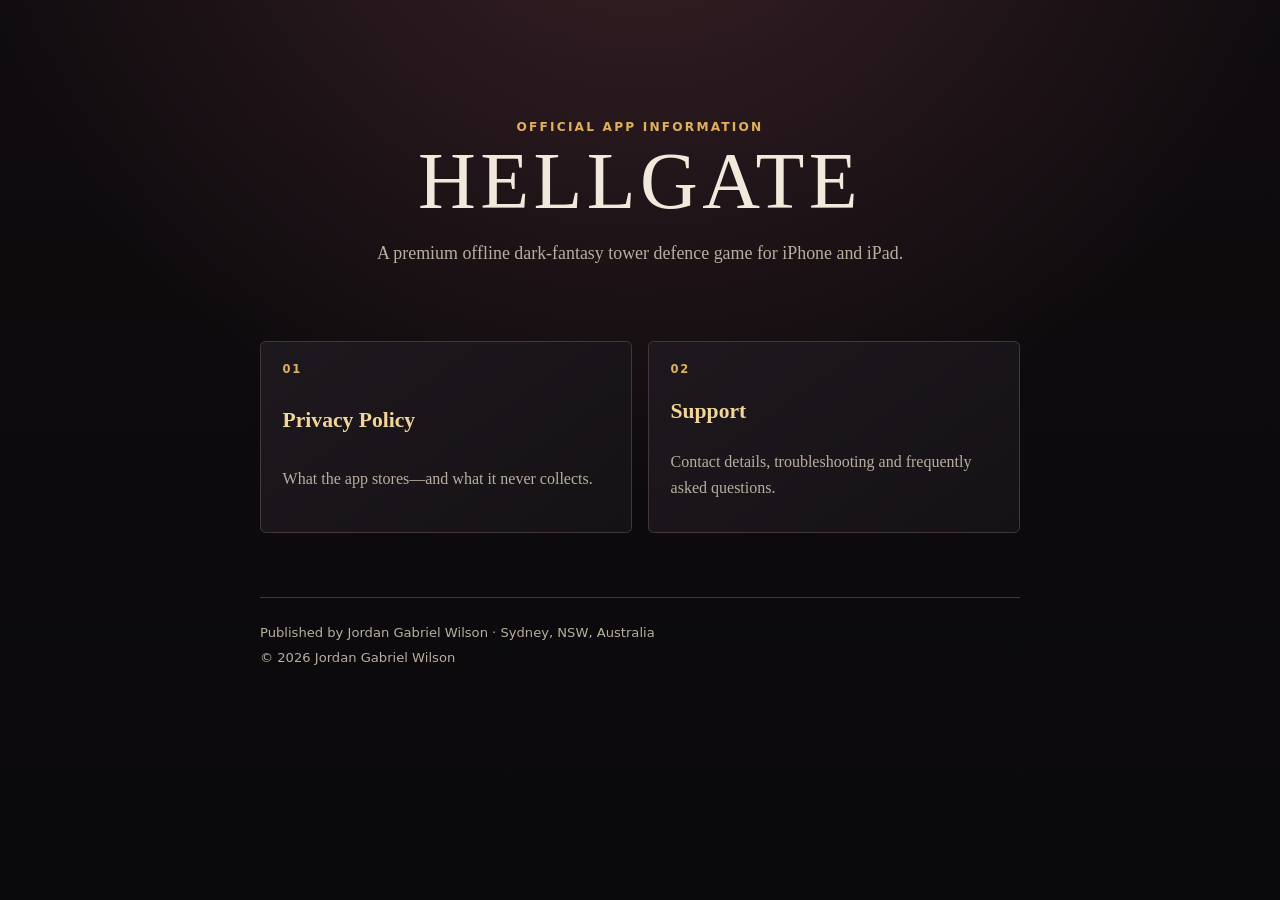
<file: index.html>
<!doctype html>
<html lang="en-AU">
<head>
  <meta charset="utf-8">
  <meta name="viewport" content="width=device-width, initial-scale=1">
  <meta name="referrer" content="no-referrer">
  <meta http-equiv="Content-Security-Policy" content="default-src 'none'; style-src 'self'; img-src 'self'; base-uri 'none'; form-action 'none'; frame-ancestors 'none'">
  <title>HELLGATE — Support and Privacy</title>
  <meta name="description" content="Official support and privacy information for HELLGATE on iPhone and iPad.">
  <link rel="stylesheet" href="styles.css">
</head>
<body>
  <main class="shell">
    <header class="hero">
      <p class="eyebrow">Official app information</p>
      <h1>HELLGATE</h1>
      <p class="lede">A premium offline dark-fantasy tower defence game for iPhone and iPad.</p>
    </header>
    <nav class="cards" aria-label="HELLGATE information">
      <a class="card" href="privacy.html">
        <span class="number">01</span>
        <strong>Privacy Policy</strong>
        <span>What the app stores—and what it never collects.</span>
      </a>
      <a class="card" href="support.html">
        <span class="number">02</span>
        <strong>Support</strong>
        <span>Contact details, troubleshooting and frequently asked questions.</span>
      </a>
    </nav>
    <footer>
      <p>Published by Jordan Gabriel Wilson · Sydney, NSW, Australia</p>
      <p>© 2026 Jordan Gabriel Wilson</p>
    </footer>
  </main>
</body>
</html>
</file>
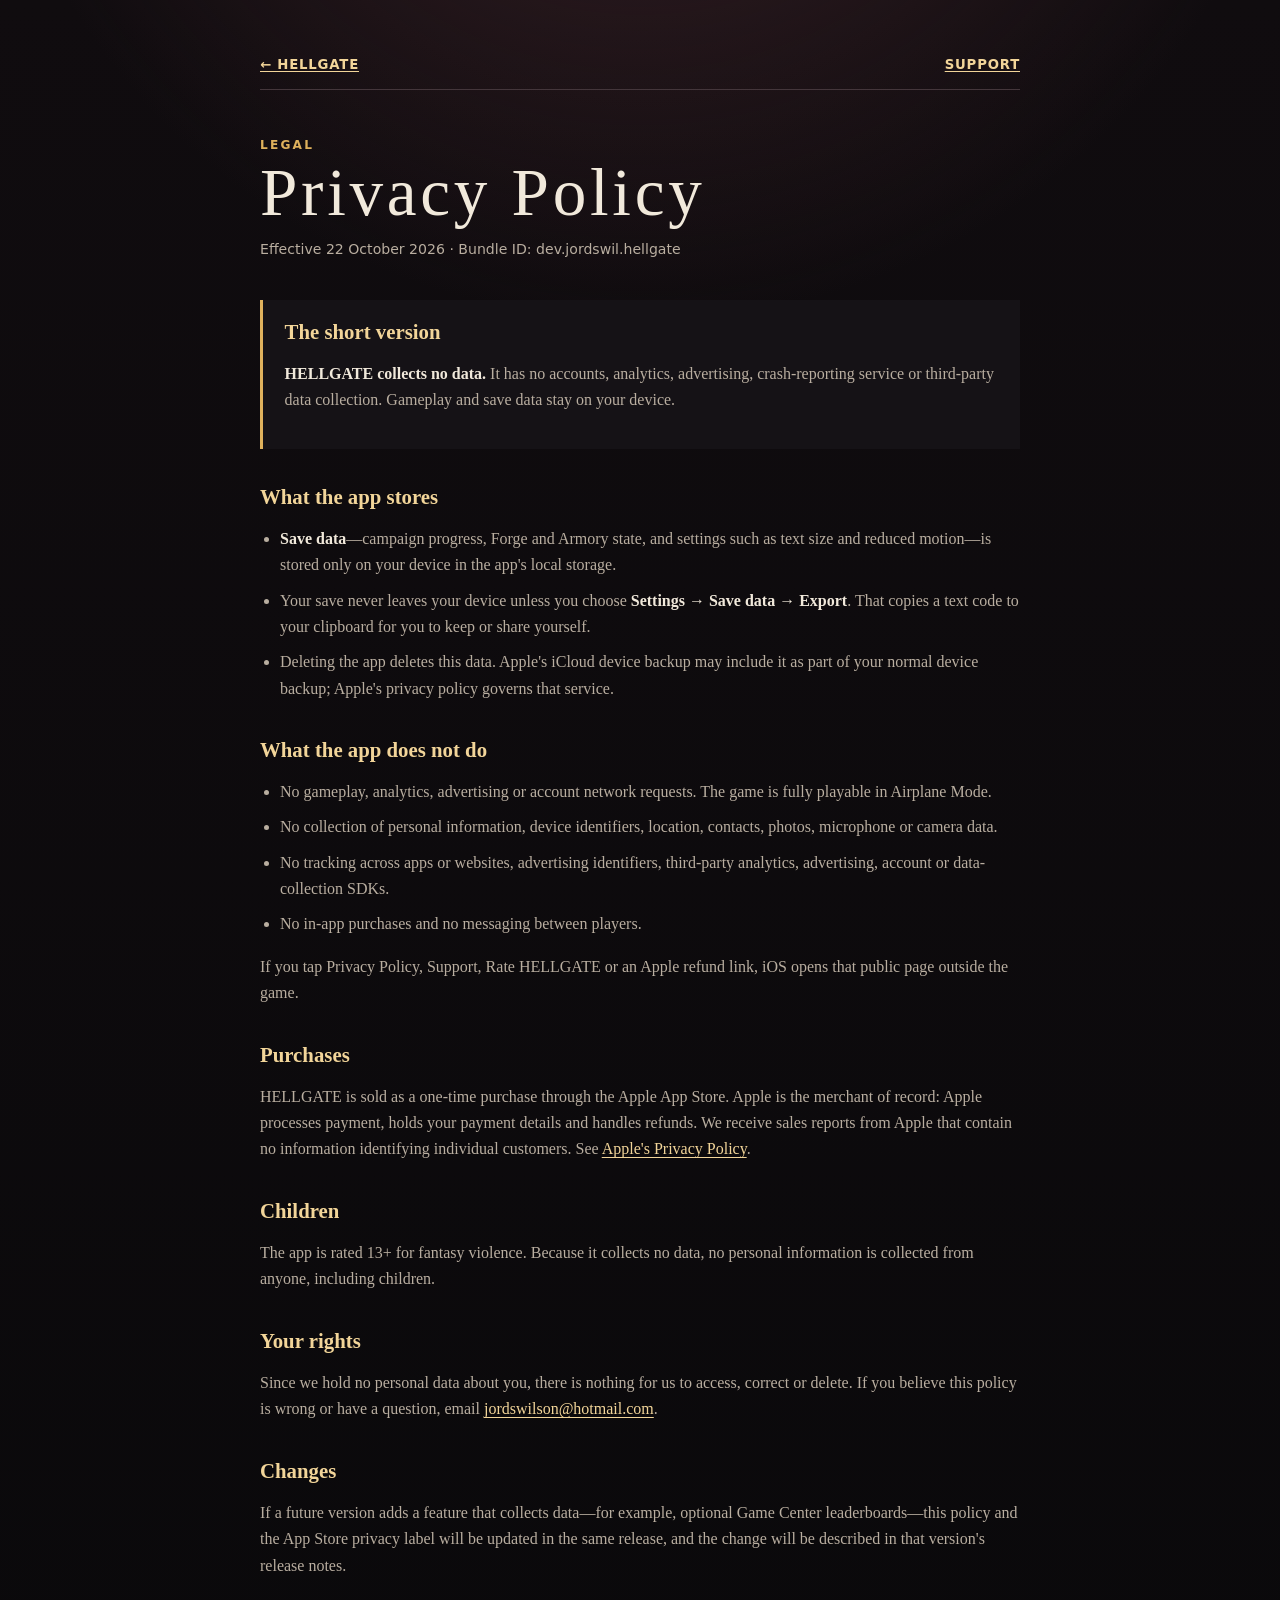
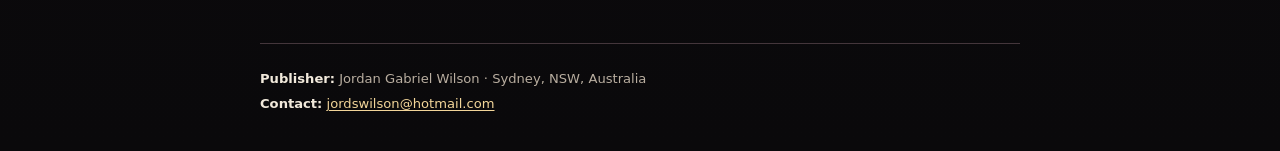
<file: privacy.html>
<!doctype html>
<html lang="en-AU">
<head>
  <meta charset="utf-8">
  <meta name="viewport" content="width=device-width, initial-scale=1">
  <meta name="referrer" content="no-referrer">
  <meta http-equiv="Content-Security-Policy" content="default-src 'none'; style-src 'self'; base-uri 'none'; form-action 'none'; frame-ancestors 'none'">
  <title>Privacy Policy — HELLGATE</title>
  <meta name="description" content="Privacy Policy for HELLGATE on iPhone and iPad.">
  <link rel="stylesheet" href="styles.css">
</head>
<body>
  <main class="shell document">
    <nav class="topnav"><a href="index.html">← HELLGATE</a><a href="support.html">Support</a></nav>
    <header>
      <p class="eyebrow">Legal</p>
      <h1>Privacy Policy</h1>
      <p class="meta">Effective 22 October 2026 · Bundle ID: dev.jordswil.hellgate</p>
    </header>

    <section class="summary">
      <h2>The short version</h2>
      <p><strong>HELLGATE collects no data.</strong> It has no accounts, analytics, advertising, crash-reporting service or third-party data collection. Gameplay and save data stay on your device.</p>
    </section>

    <section>
      <h2>What the app stores</h2>
      <ul>
        <li><strong>Save data</strong>—campaign progress, Forge and Armory state, and settings such as text size and reduced motion—is stored only on your device in the app's local storage.</li>
        <li>Your save never leaves your device unless you choose <strong>Settings → Save data → Export</strong>. That copies a text code to your clipboard for you to keep or share yourself.</li>
        <li>Deleting the app deletes this data. Apple's iCloud device backup may include it as part of your normal device backup; Apple's privacy policy governs that service.</li>
      </ul>
    </section>

    <section>
      <h2>What the app does not do</h2>
      <ul>
        <li>No gameplay, analytics, advertising or account network requests. The game is fully playable in Airplane Mode.</li>
        <li>No collection of personal information, device identifiers, location, contacts, photos, microphone or camera data.</li>
        <li>No tracking across apps or websites, advertising identifiers, third-party analytics, advertising, account or data-collection SDKs.</li>
        <li>No in-app purchases and no messaging between players.</li>
      </ul>
      <p>If you tap Privacy Policy, Support, Rate HELLGATE or an Apple refund link, iOS opens that public page outside the game.</p>
    </section>

    <section>
      <h2>Purchases</h2>
      <p>HELLGATE is sold as a one-time purchase through the Apple App Store. Apple is the merchant of record: Apple processes payment, holds your payment details and handles refunds. We receive sales reports from Apple that contain no information identifying individual customers. See <a href="https://www.apple.com/legal/privacy/">Apple's Privacy Policy</a>.</p>
    </section>

    <section>
      <h2>Children</h2>
      <p>The app is rated 13+ for fantasy violence. Because it collects no data, no personal information is collected from anyone, including children.</p>
    </section>

    <section>
      <h2>Your rights</h2>
      <p>Since we hold no personal data about you, there is nothing for us to access, correct or delete. If you believe this policy is wrong or have a question, email <a href="mailto:jordswilson@hotmail.com">jordswilson@hotmail.com</a>.</p>
    </section>

    <section>
      <h2>Changes</h2>
      <p>If a future version adds a feature that collects data—for example, optional Game Center leaderboards—this policy and the App Store privacy label will be updated in the same release, and the change will be described in that version's release notes.</p>
    </section>

    <footer>
      <p><strong>Publisher:</strong> Jordan Gabriel Wilson · Sydney, NSW, Australia</p>
      <p><strong>Contact:</strong> <a href="mailto:jordswilson@hotmail.com">jordswilson@hotmail.com</a></p>
    </footer>
  </main>
</body>
</html>
</file>
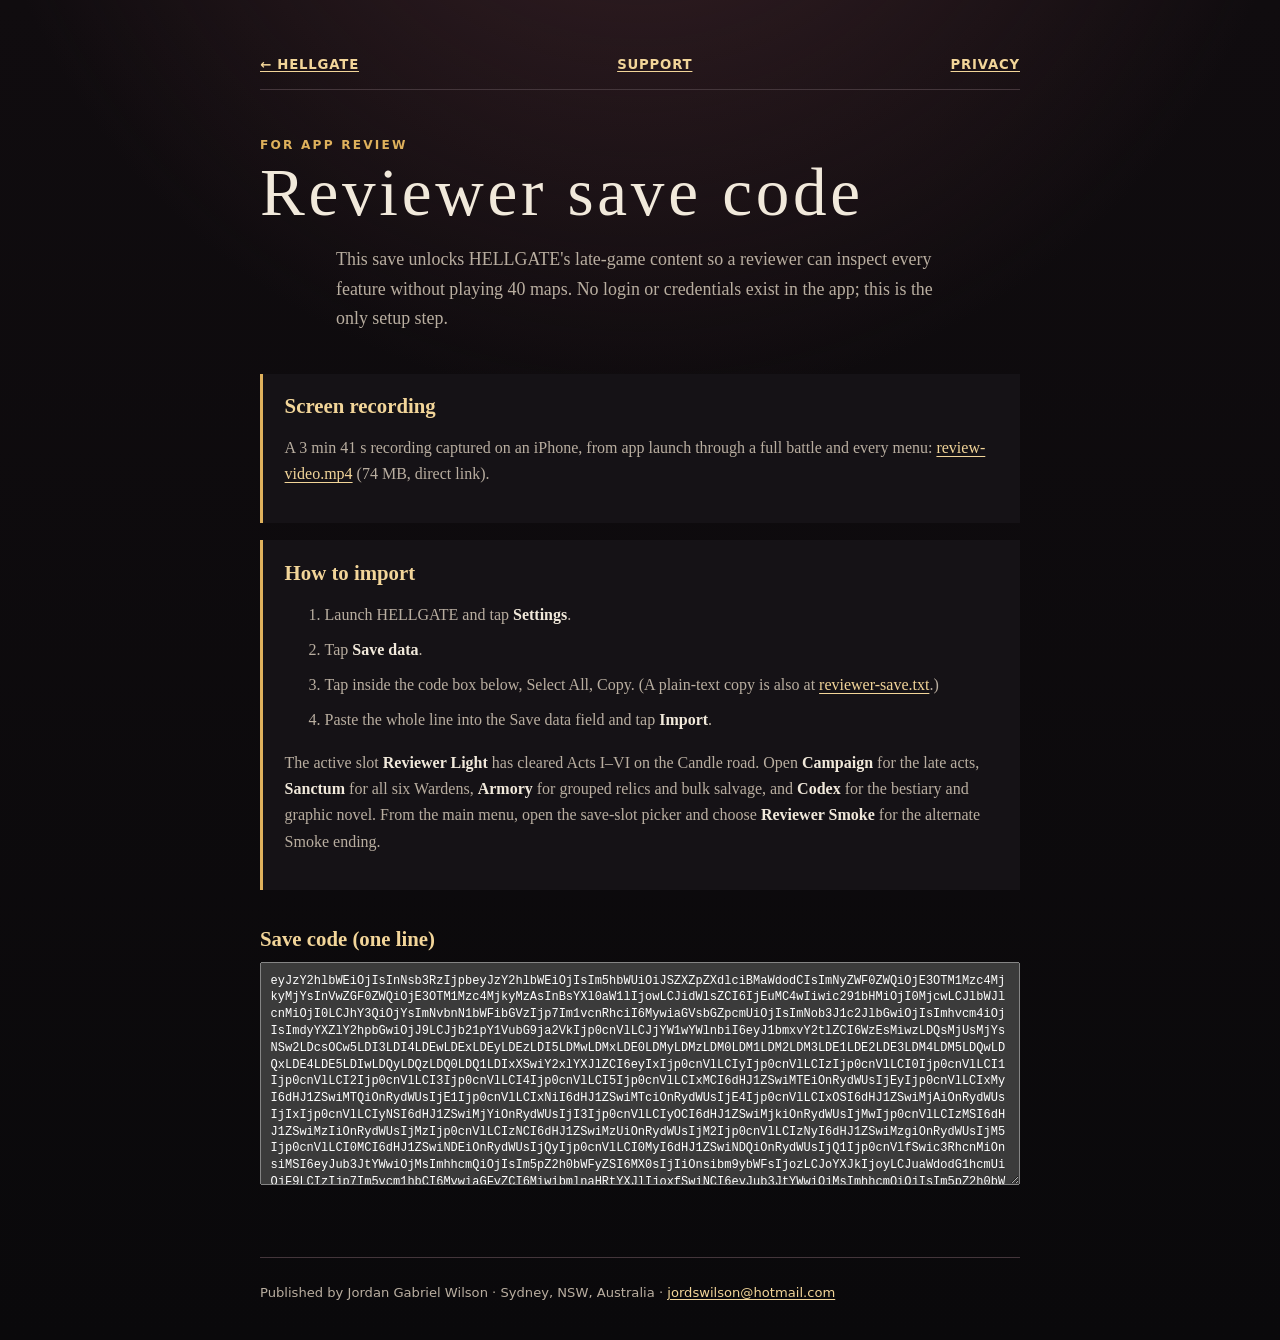
<file: review.html>
<!doctype html>
<html lang="en-AU">
<head>
  <meta charset="utf-8">
  <meta name="viewport" content="width=device-width, initial-scale=1">
  <meta name="referrer" content="no-referrer">
  <meta name="robots" content="noindex">
  <meta http-equiv="Content-Security-Policy" content="default-src 'none'; style-src 'self'; base-uri 'none'; form-action 'none'; frame-ancestors 'none'">
  <title>App Review save code — HELLGATE</title>
  <link rel="stylesheet" href="styles.css">
</head>
<body>
  <main class="shell document">
    <nav class="topnav"><a href="index.html">← HELLGATE</a><a href="support.html">Support</a><a href="privacy.html">Privacy</a></nav>
    <header>
      <p class="eyebrow">For App Review</p>
      <h1>Reviewer save code</h1>
      <p class="lede">This save unlocks HELLGATE's late-game content so a reviewer can inspect every feature without playing 40 maps. No login or credentials exist in the app; this is the only setup step.</p>
    </header>

    <section class="summary">
      <h2>Screen recording</h2>
      <p>A 3 min 41 s recording captured on an iPhone, from app launch through a full battle and every menu: <a href="review-video.mp4">review-video.mp4</a> (74 MB, direct link).</p>
    </section>

    <section class="summary">
      <h2>How to import</h2>
      <ol>
        <li>Launch HELLGATE and tap <strong>Settings</strong>.</li>
        <li>Tap <strong>Save data</strong>.</li>
        <li>Tap inside the code box below, Select All, Copy. (A plain-text copy is also at <a href="reviewer-save.txt">reviewer-save.txt</a>.)</li>
        <li>Paste the whole line into the Save data field and tap <strong>Import</strong>.</li>
      </ol>
      <p>The active slot <strong>Reviewer Light</strong> has cleared Acts I–VI on the Candle road. Open <strong>Campaign</strong> for the late acts, <strong>Sanctum</strong> for all six Wardens, <strong>Armory</strong> for grouped relics and bulk salvage, and <strong>Codex</strong> for the bestiary and graphic novel. From the main menu, open the save-slot picker and choose <strong>Reviewer Smoke</strong> for the alternate Smoke ending.</p>
    </section>

    <section>
      <h2>Save code (one line)</h2>
      <textarea readonly rows="12" class="savecode">[base64].jufv2l</textarea>
    </section>

    <footer>
      <p>Published by Jordan Gabriel Wilson · Sydney, NSW, Australia · <a href="mailto:jordswilson@hotmail.com?subject=HELLGATE%20App%20Review">jordswilson@hotmail.com</a></p>
    </footer>
  </main>
</body>
</html>
</file>
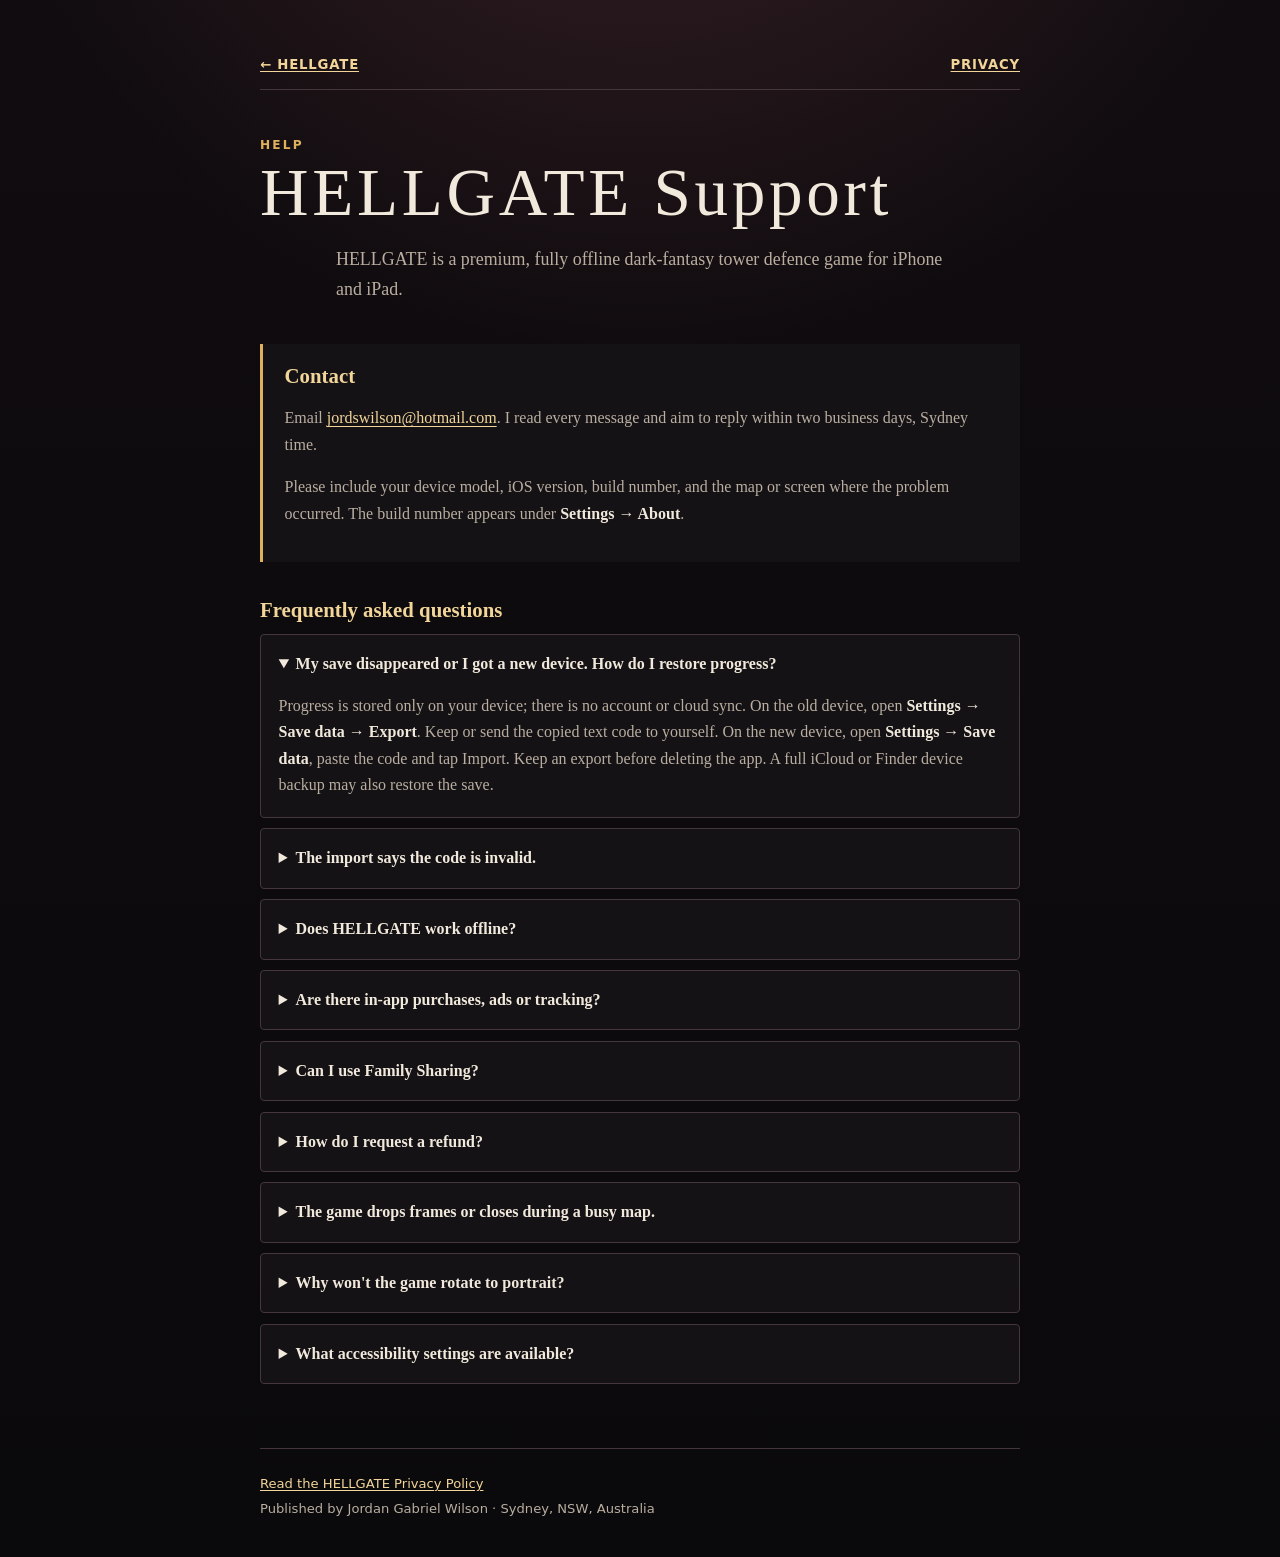
<file: support.html>
<!doctype html>
<html lang="en-AU">
<head>
  <meta charset="utf-8">
  <meta name="viewport" content="width=device-width, initial-scale=1">
  <meta name="referrer" content="no-referrer">
  <meta http-equiv="Content-Security-Policy" content="default-src 'none'; style-src 'self'; base-uri 'none'; form-action 'none'; frame-ancestors 'none'">
  <title>Support — HELLGATE</title>
  <meta name="description" content="Support and troubleshooting for HELLGATE on iPhone and iPad.">
  <link rel="stylesheet" href="styles.css">
</head>
<body>
  <main class="shell document">
    <nav class="topnav"><a href="index.html">← HELLGATE</a><a href="privacy.html">Privacy</a></nav>
    <header>
      <p class="eyebrow">Help</p>
      <h1>HELLGATE Support</h1>
      <p class="lede">HELLGATE is a premium, fully offline dark-fantasy tower defence game for iPhone and iPad.</p>
    </header>

    <section class="summary">
      <h2>Contact</h2>
      <p>Email <a href="mailto:jordswilson@hotmail.com?subject=HELLGATE%20Support">jordswilson@hotmail.com</a>. I read every message and aim to reply within two business days, Sydney time.</p>
      <p>Please include your device model, iOS version, build number, and the map or screen where the problem occurred. The build number appears under <strong>Settings → About</strong>.</p>
    </section>

    <section>
      <h2>Frequently asked questions</h2>

      <details open><summary>My save disappeared or I got a new device. How do I restore progress?</summary>
        <p>Progress is stored only on your device; there is no account or cloud sync. On the old device, open <strong>Settings → Save data → Export</strong>. Keep or send the copied text code to yourself. On the new device, open <strong>Settings → Save data</strong>, paste the code and tap Import. Keep an export before deleting the app. A full iCloud or Finder device backup may also restore the save.</p>
      </details>

      <details><summary>The import says the code is invalid.</summary>
        <p>Make sure you copied the entire code—it is one long line without spaces. Codes from a newer game version may not import into an older version, so update both devices first. If it still fails, email the first and last 10 characters of the code and your build number; do not email the full save code unless asked.</p>
      </details>

      <details><summary>Does HELLGATE work offline?</summary>
        <p>Yes. The complete game is playable in Airplane Mode.</p>
      </details>

      <details><summary>Are there in-app purchases, ads or tracking?</summary>
        <p>No. One App Store purchase includes the full game. There are no ads, in-app purchases or tracking. The Fortune Deck, relics and General Store items are earned using gameplay rewards.</p>
      </details>

      <details><summary>Can I use Family Sharing?</summary>
        <p>Apple supports Family Sharing for eligible paid apps. Availability depends on the purchaser's Apple Family settings and storefront.</p>
      </details>

      <details><summary>How do I request a refund?</summary>
        <p>Apple processes all purchases and refunds. Sign in at <a href="https://reportaproblem.apple.com/">reportaproblem.apple.com</a>, choose “I'd like to,” select “Request a refund,” pick a reason and choose HELLGATE. Australian and New Zealand consumer-law rights continue to apply.</p>
      </details>

      <details><summary>The game drops frames or closes during a busy map.</summary>
        <p>HELLGATE targets iPhone 12 or newer and recent iPads. Try <strong>Settings → Reduced motion</strong>, close other apps and restart the device. If the problem continues, email your device model, iOS version, build number and map name.</p>
      </details>

      <details><summary>Why won't the game rotate to portrait?</summary>
        <p>HELLGATE is landscape-only by design. Rotate your device to either landscape direction. On iPad, widen a small Split View or resizable window if the rotate/widen message appears.</p>
      </details>

      <details><summary>What accessibility settings are available?</summary>
        <p>Settings includes Reduced Motion, colour-blind accents for lane and team colours, and four text sizes. Email suggestions for additional accessibility support.</p>
      </details>
    </section>

    <footer>
      <p><a href="privacy.html">Read the HELLGATE Privacy Policy</a></p>
      <p>Published by Jordan Gabriel Wilson · Sydney, NSW, Australia</p>
    </footer>
  </main>
</body>
</html>
</file>
<file: styles.css>
:root {
  color-scheme: dark;
  --bg: #0a090b;
  --panel: #151216;
  --panel-strong: #1d181d;
  --text: #f1e9db;
  --muted: #b9aea0;
  --line: #44363b;
  --accent: #dfb15c;
  --accent-soft: #f2d599;
  font-family: Georgia, "Times New Roman", serif;
}

* { box-sizing: border-box; }
html { background: var(--bg); }
body {
  margin: 0;
  min-height: 100vh;
  color: var(--text);
  background:
    radial-gradient(circle at 50% -20%, #392127 0, transparent 42rem),
    linear-gradient(180deg, #100c0f, var(--bg));
  line-height: 1.65;
}

.shell { width: min(760px, calc(100% - 2rem)); margin: 0 auto; padding: 3.5rem 0 2rem; }
.hero { padding: 4rem 0 2.5rem; text-align: center; }
.eyebrow { margin: 0 0 .45rem; color: var(--accent); font: 700 .76rem/1.2 system-ui, sans-serif; letter-spacing: .18em; text-transform: uppercase; }
h1 { margin: 0; color: var(--text); font-size: clamp(2.35rem, 9vw, 5rem); font-weight: 500; letter-spacing: .055em; line-height: .98; }
h2 { margin: 2.2rem 0 .65rem; color: var(--accent-soft); font-size: 1.3rem; line-height: 1.25; }
p, li { color: var(--muted); }
strong { color: var(--text); }
a { color: var(--accent-soft); text-underline-offset: .18em; }
a:hover, a:focus-visible { color: #fff1c7; }
a:focus-visible, summary:focus-visible { outline: 2px solid var(--accent); outline-offset: 4px; }
.lede { max-width: 38rem; margin: 1.2rem auto 0; font-size: 1.12rem; }
.meta { margin: .8rem 0 0; color: var(--muted); font: .88rem/1.5 system-ui, sans-serif; }
.cards { display: grid; grid-template-columns: repeat(2, 1fr); gap: 1rem; margin: 2rem 0 4rem; }
.card { display: grid; gap: .65rem; min-height: 12rem; padding: 1.35rem; border: 1px solid var(--line); border-radius: .35rem; color: var(--muted); background: linear-gradient(145deg, var(--panel-strong), var(--panel)); text-decoration: none; }
.card:hover, .card:focus-visible { border-color: var(--accent); transform: translateY(-2px); }
.card strong { color: var(--accent-soft); font-size: 1.35rem; }
.number { color: var(--accent); font: 700 .72rem/1 system-ui, sans-serif; letter-spacing: .15em; }
.topnav { display: flex; justify-content: space-between; margin-bottom: 3rem; padding-bottom: 1rem; border-bottom: 1px solid var(--line); font: 700 .83rem/1.3 system-ui, sans-serif; letter-spacing: .06em; text-transform: uppercase; }
.document header { margin-bottom: 2.5rem; }
.document h1 { font-size: clamp(2.15rem, 8vw, 4.2rem); }
section { margin: 1.1rem 0; }
.summary { padding: 1rem 1.35rem 1.2rem; border-left: 3px solid var(--accent); background: var(--panel); }
.summary h2 { margin-top: .2rem; }
ul { padding-left: 1.25rem; }
li + li { margin-top: .55rem; }
details { margin: .65rem 0; border: 1px solid var(--line); border-radius: .25rem; background: var(--panel); }
summary { cursor: pointer; padding: 1rem 1.1rem; color: var(--text); font-weight: 700; }
details p { margin: 0; padding: 0 1.1rem 1.15rem; }
footer { margin-top: 4rem; padding-top: 1.2rem; border-top: 1px solid var(--line); font: .82rem/1.5 system-ui, sans-serif; }
footer p { margin: .35rem 0; }

@media (max-width: 580px) {
  .shell { width: min(100% - 1.25rem, 760px); padding-top: 1.5rem; }
  .hero { padding-top: 2.8rem; }
  .cards { grid-template-columns: 1fr; }
  .card { min-height: 9rem; }
}

@media (prefers-reduced-motion: reduce) {
  *, *::before, *::after { scroll-behavior: auto !important; transition: none !important; }
}

.savecode { width: 100%; font: 12px/1.4 ui-monospace, Menlo, monospace; word-break: break-all; box-sizing: border-box; padding: .6rem; }
</file>
